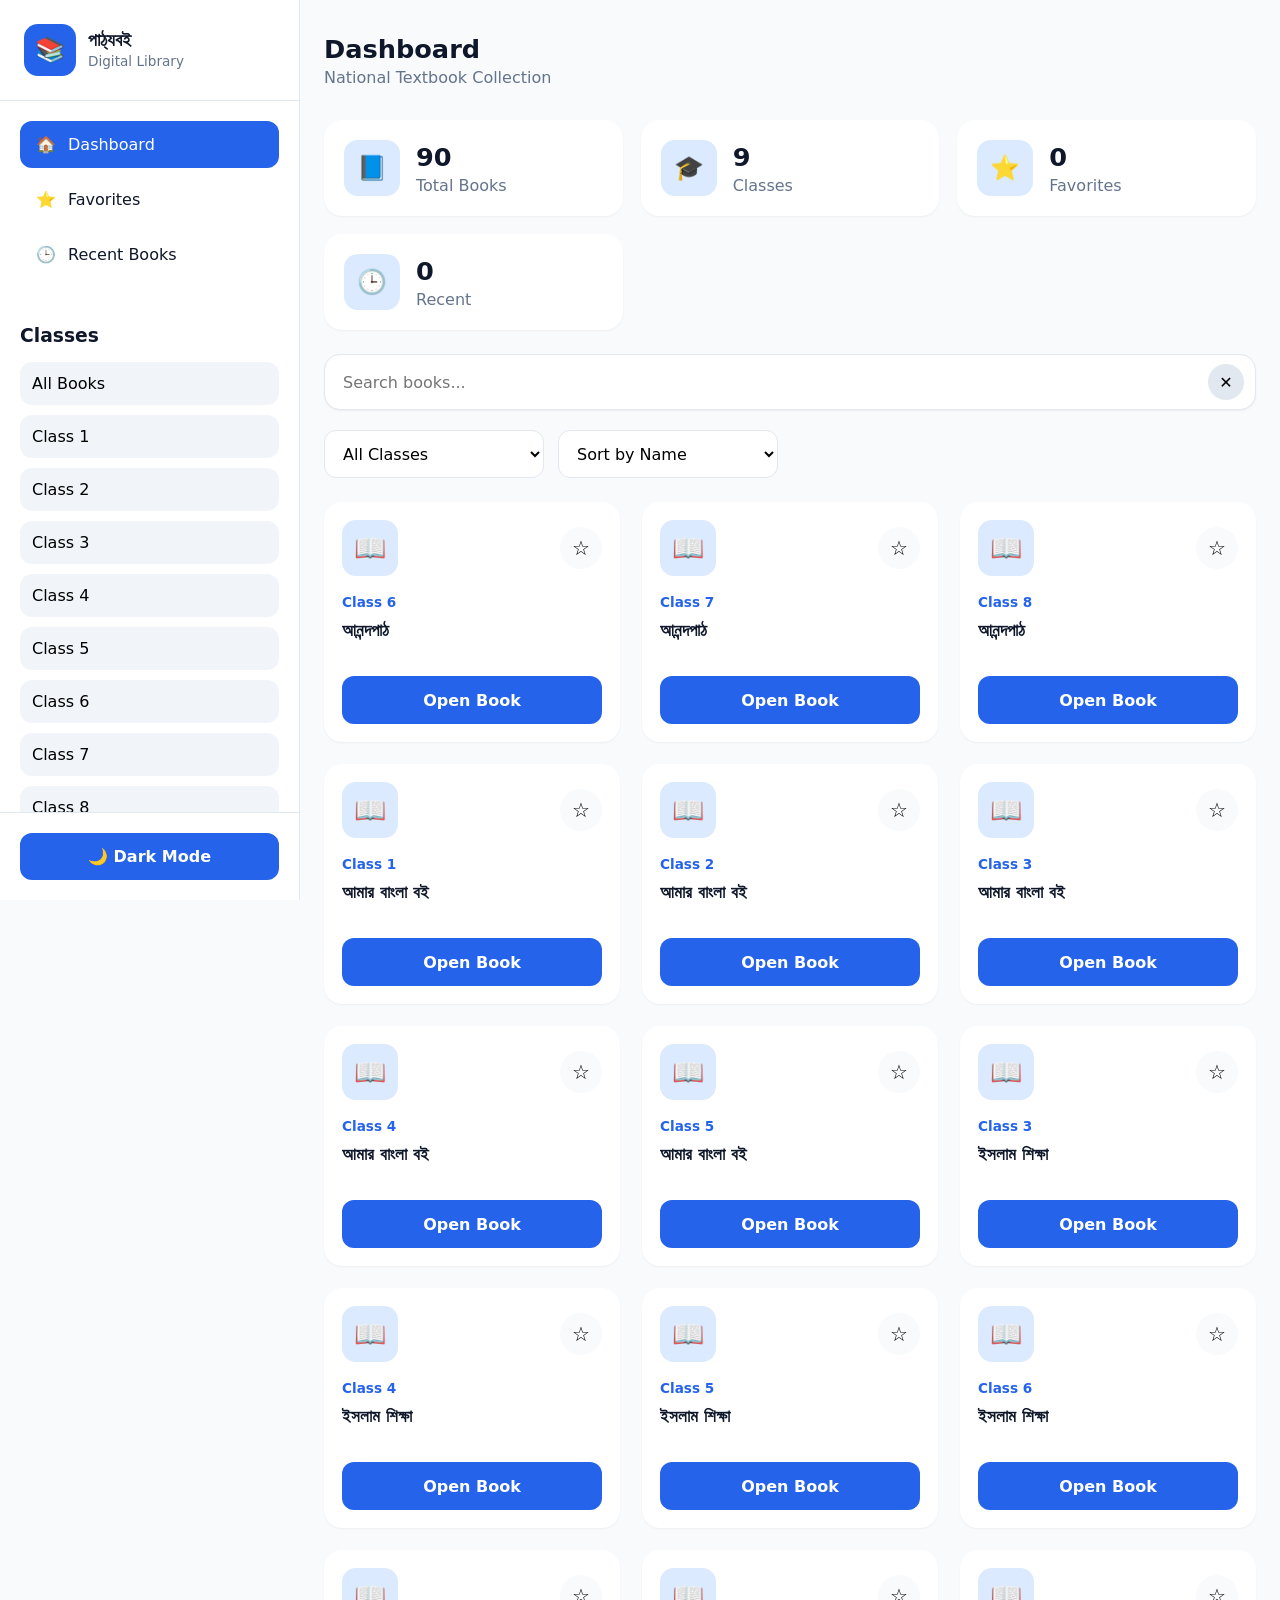
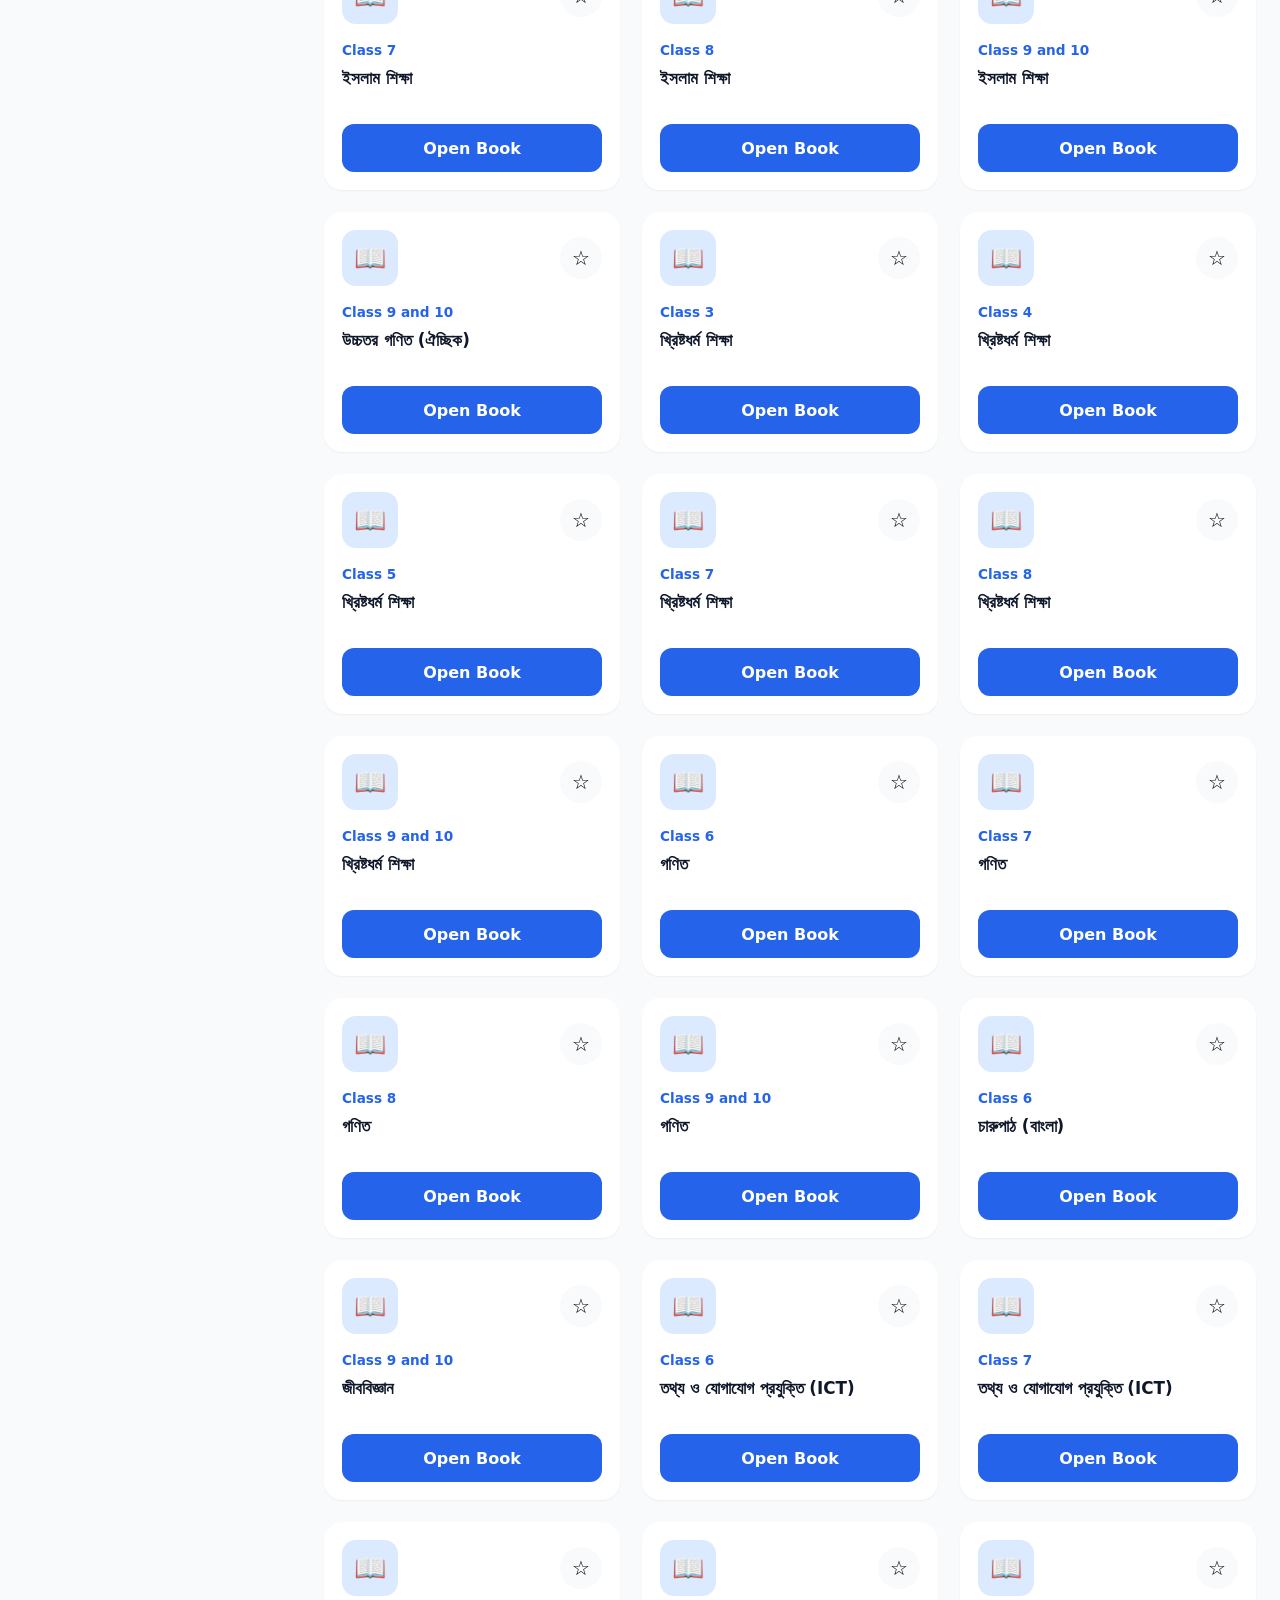
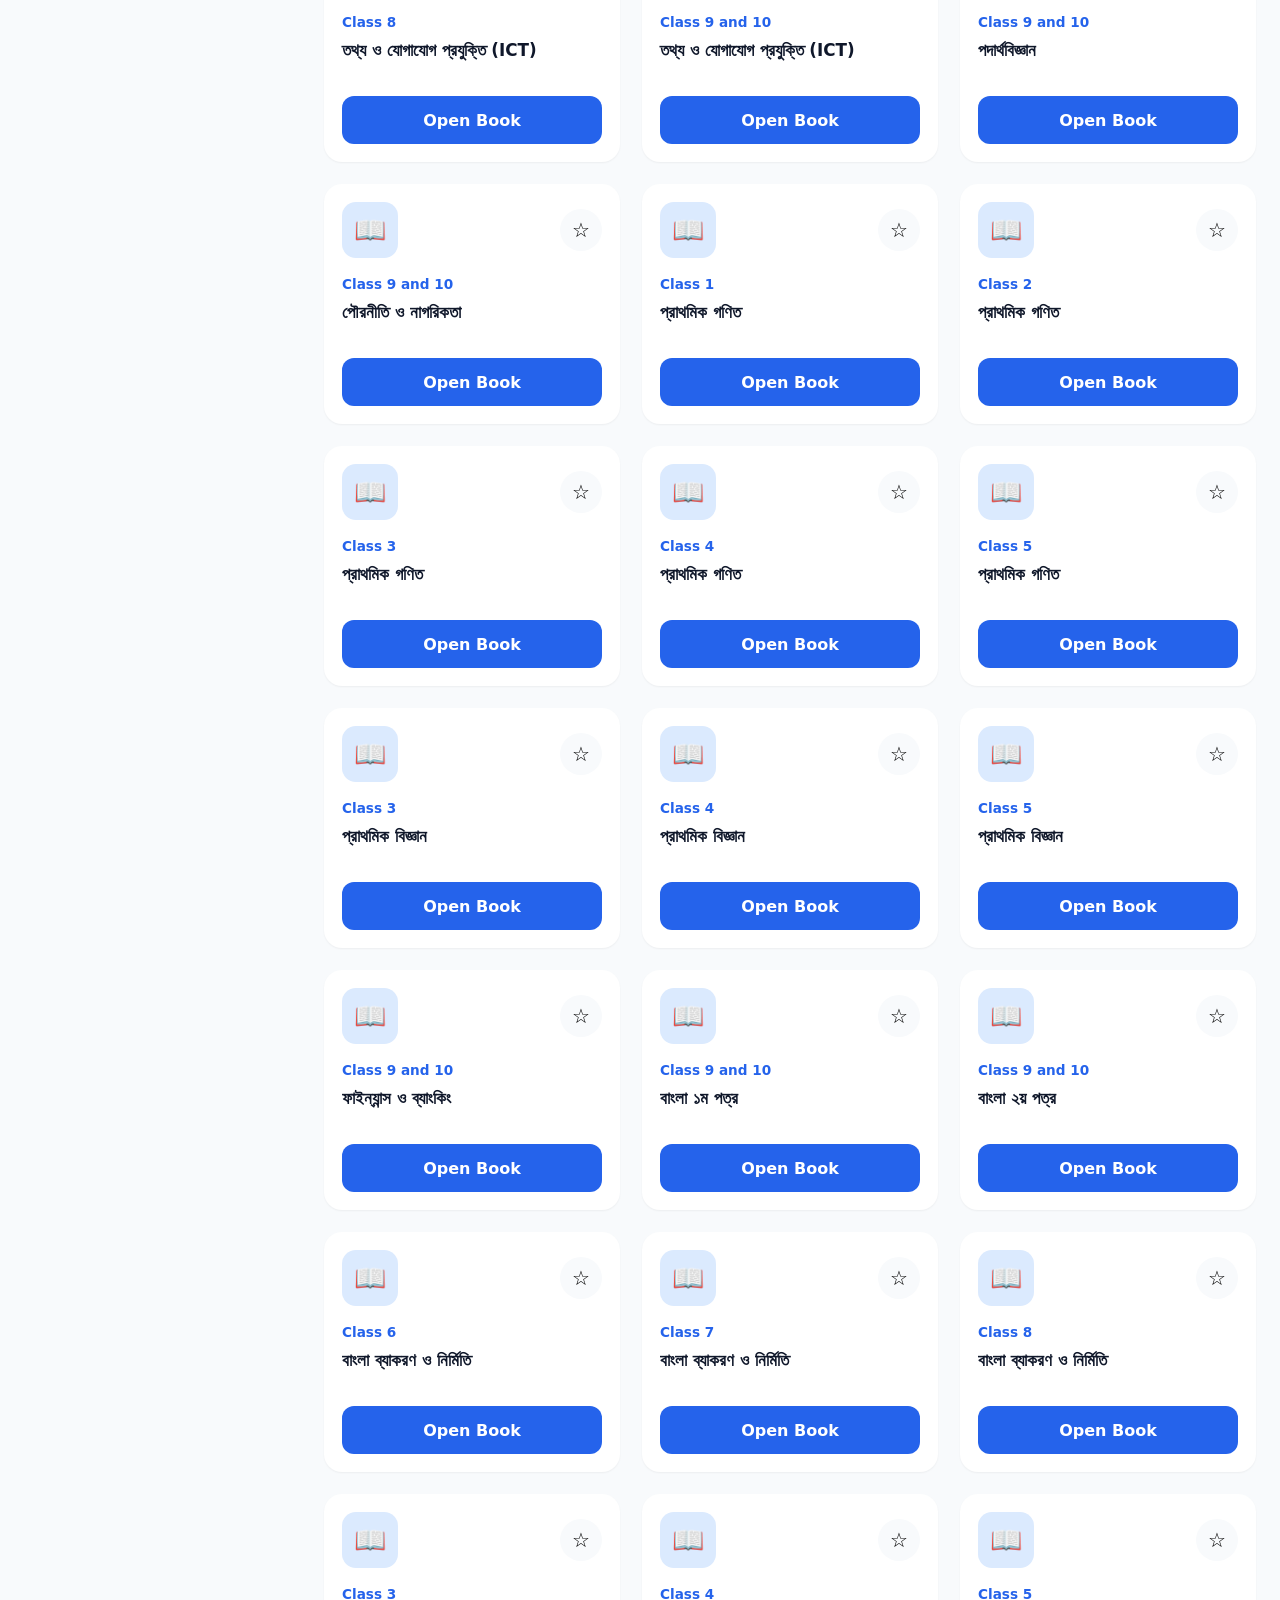
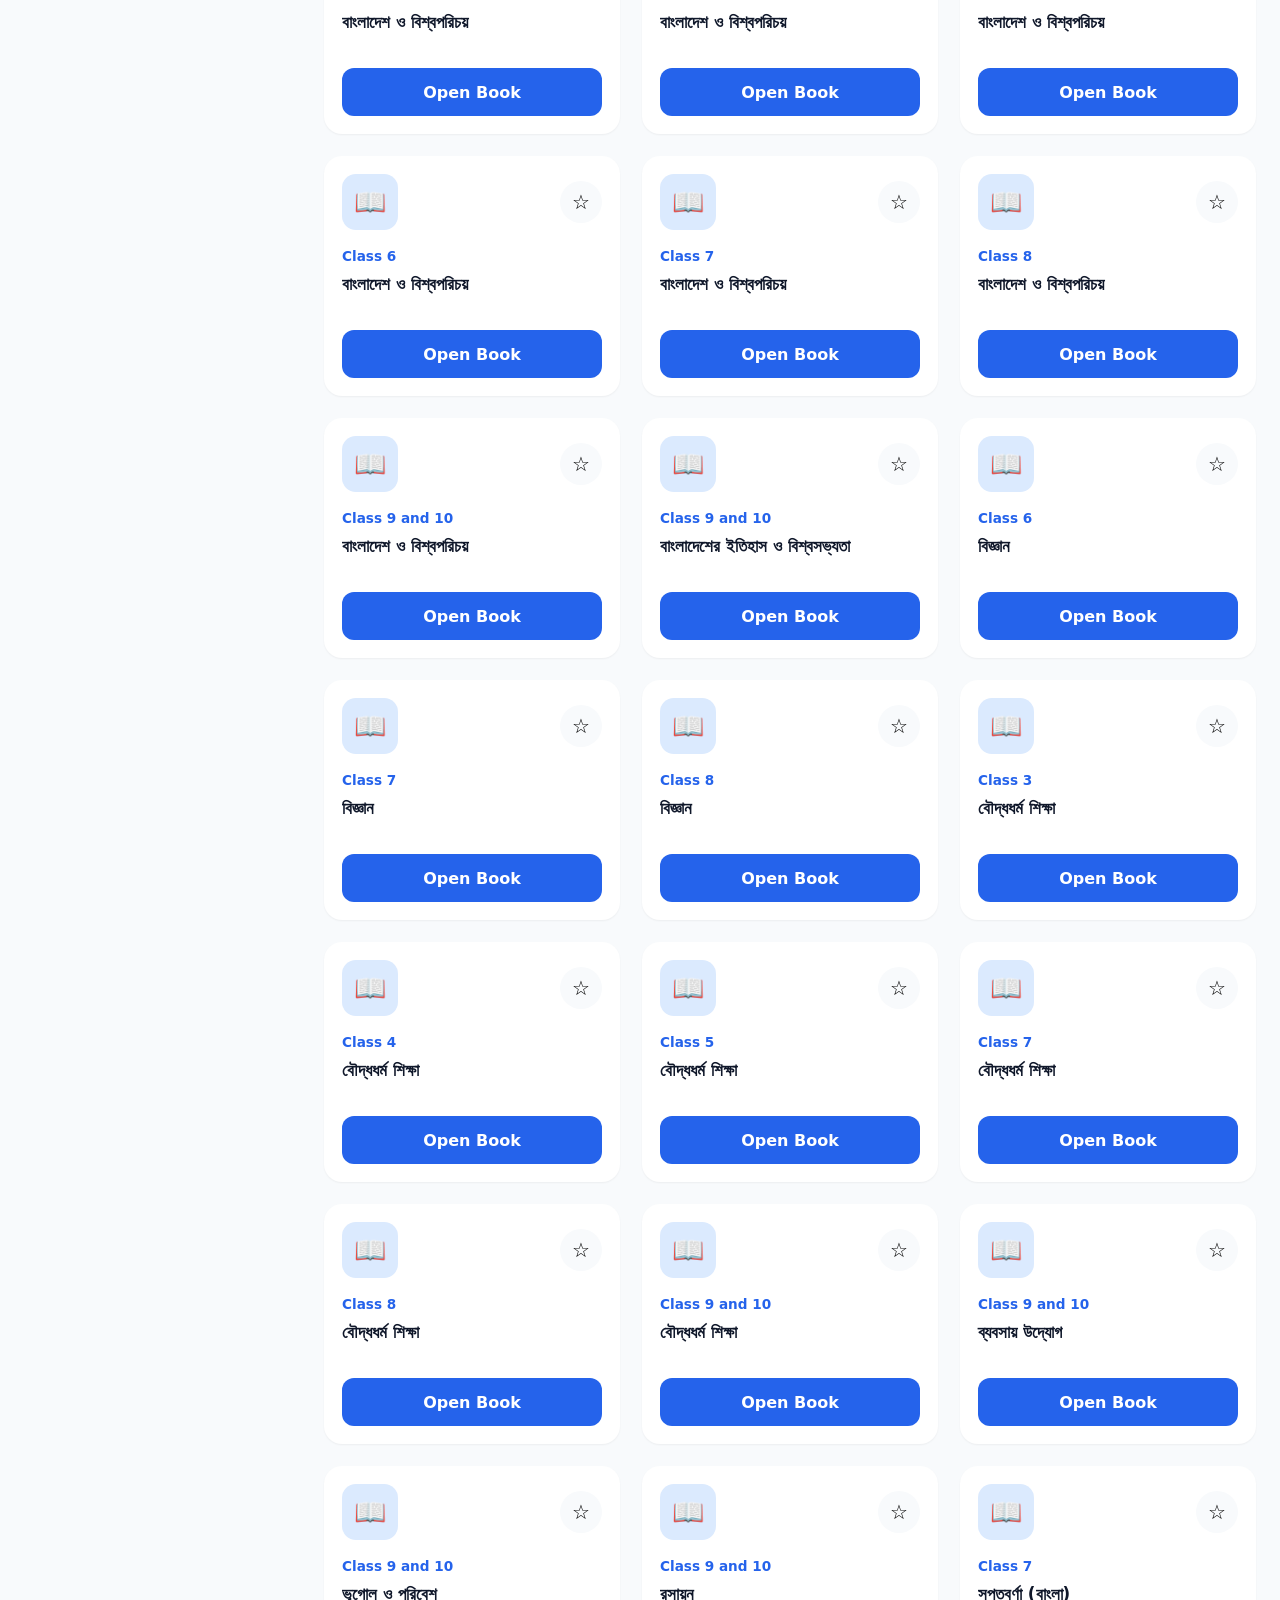
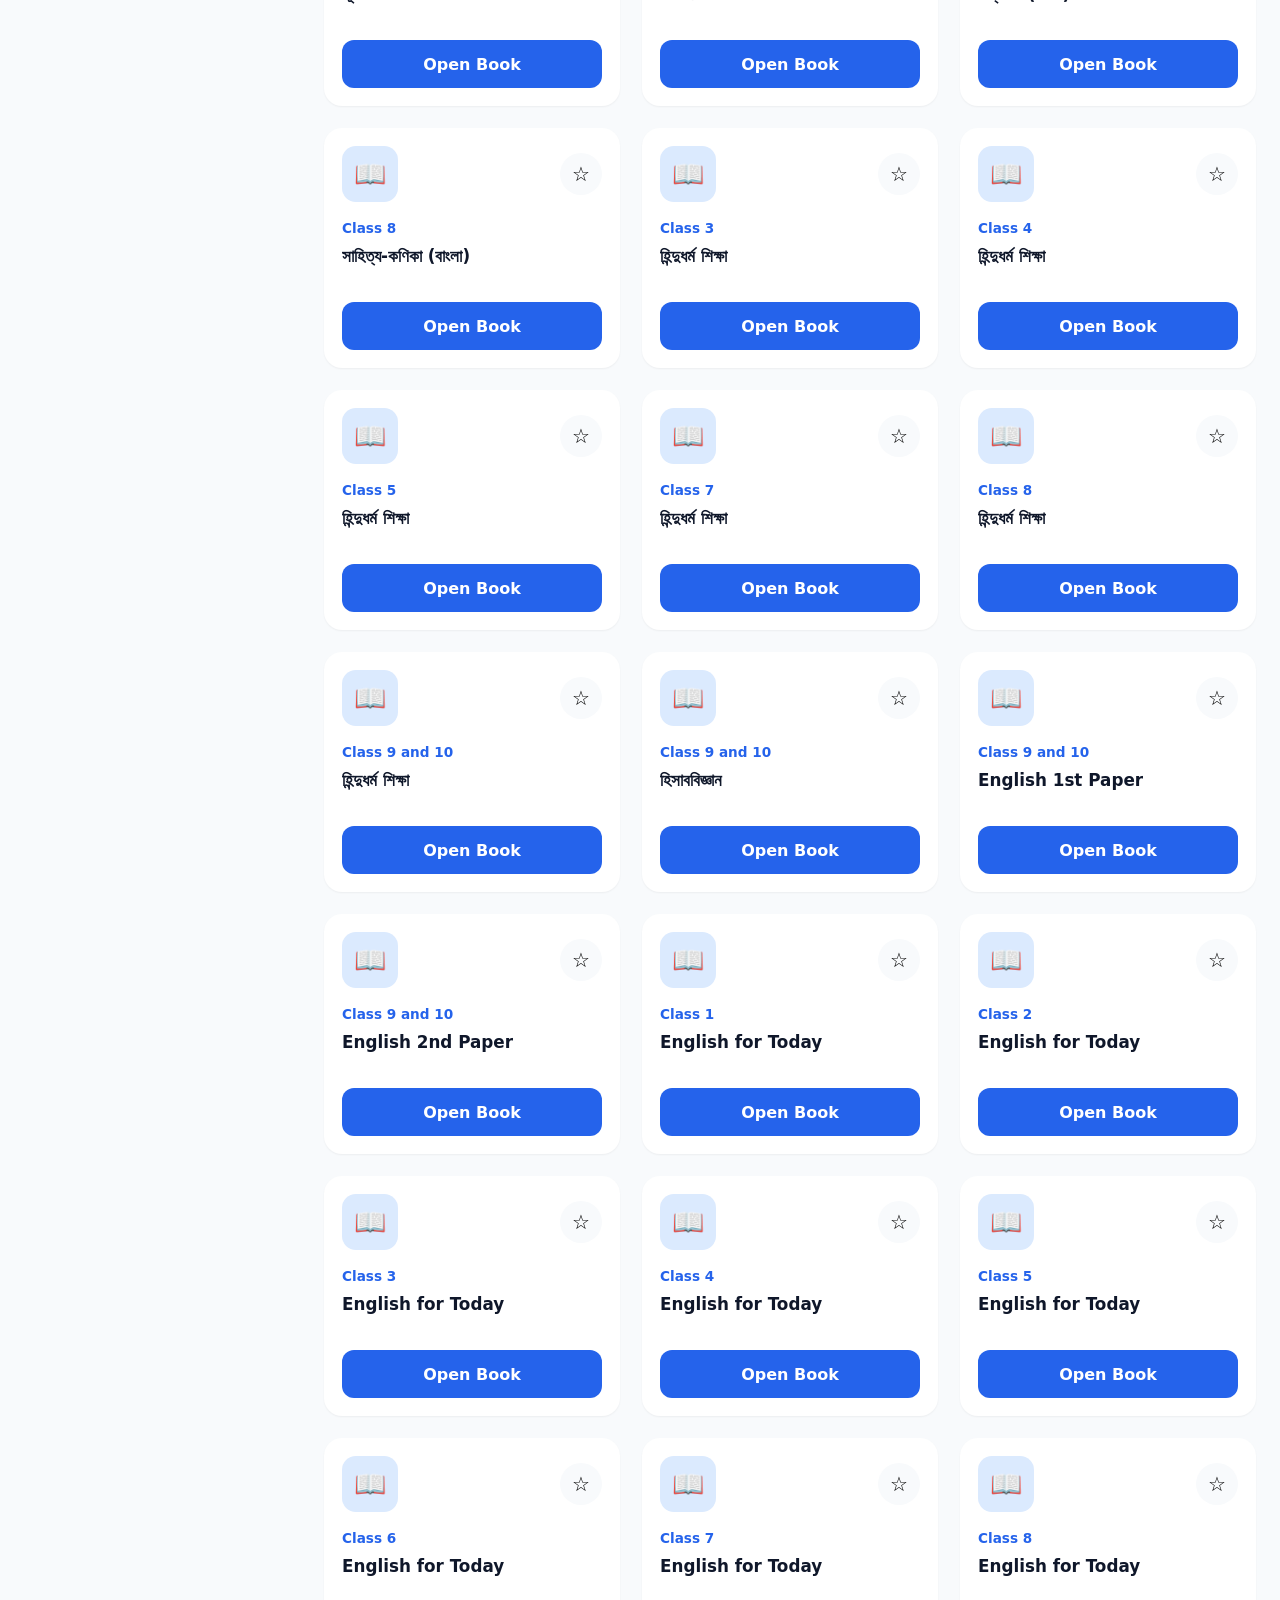
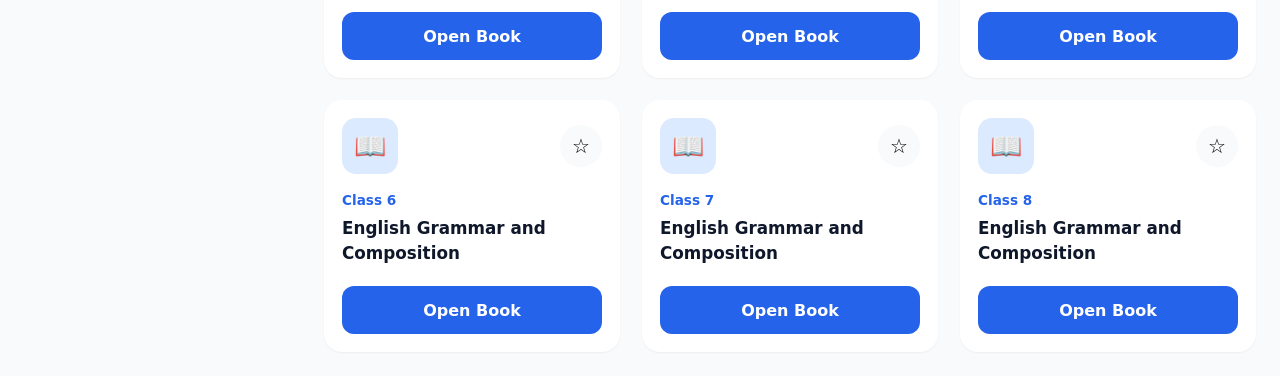
<file: index.html>
<!DOCTYPE html>
<html lang="bn">
<head>

<meta charset="UTF-8">
<meta http-equiv="X-UA-Compatible" content="IE=edge">
<meta name="viewport" content="width=device-width, initial-scale=1.0">

<title>জাতীয় পাঠ্যপুস্তক লাইব্রেরি</title>

<meta name="description" content="বাংলাদেশের জাতীয় শিক্ষাক্রমের Class 1 থেকে Class 10 পর্যন্ত সকল পাঠ্যবই এক জায়গায়।">
<meta name="keywords" content="NCTB, Bangladesh Books, Textbooks, Class 1-10, Education">
<meta name="author" content="NCTB Digital Library">
<meta name="theme-color" content="#2563eb">

<meta property="og:title" content="জাতীয় পাঠ্যপুস্তক লাইব্রেরি">
<meta property="og:description" content="Class 1 থেকে Class 10 পর্যন্ত পাঠ্যবই">
<meta property="og:type" content="website">
<meta property="og:image" content="icons/icon-512.png">

<link rel="manifest" href="manifest.webmanifest">

<link rel="icon" href="icons/icon-192.png">

<link rel="preconnect" href="https://drive.google.com">

<link rel="stylesheet" href="css/style.css">
<link rel="stylesheet" href="css/responsive.css">
<link rel="stylesheet" href="css/darkmode.css">

</head>

<body>

<div id="app">

    <!-- Sidebar -->

    <aside class="sidebar" id="sidebar">

        <div class="sidebar-header">

            <div class="logo-wrapper">
                <div class="logo-icon">
                    📚
                </div>

                <div class="logo-text">
                    <h1>পাঠ্যবই</h1>
                    <span>Digital Library</span>
                </div>
            </div>

            <button
                class="close-sidebar-btn"
                id="closeSidebarBtn"
                aria-label="Close Sidebar">
                ✕
            </button>

        </div>

        <nav class="sidebar-nav">

            <button class="nav-item active" data-view="dashboard">
                <span>🏠</span>
                <span>Dashboard</span>
            </button>

            <button class="nav-item" data-view="favorites">
                <span>⭐</span>
                <span>Favorites</span>
            </button>

            <button class="nav-item" data-view="recent">
                <span>🕒</span>
                <span>Recent Books</span>
            </button>

        </nav>

        <div class="class-section">

            <h3>Classes</h3>

            <div id="classList" class="class-list">

                <button class="class-btn" data-class="all">
                    All Books
                </button>

            </div>

        </div>

        <div class="sidebar-footer">

            <button
                id="themeToggle"
                class="theme-btn"
                aria-label="Toggle Theme">

                🌙 Dark Mode

            </button>

        </div>

    </aside>

    <!-- Overlay -->

    <div id="overlay" class="overlay"></div>

    <!-- Main -->

    <main class="main-content">

        <!-- Topbar -->

        <header class="topbar">

            <div class="topbar-left">

                <button
                    id="menuBtn"
                    class="menu-btn"
                    aria-label="Open Menu">

                    ☰

                </button>

                <div class="page-title">

                    <h2 id="pageTitle">
                        Dashboard
                    </h2>

                    <p id="pageSubtitle">
                        National Textbook Collection
                    </p>

                </div>

            </div>

            <div class="topbar-right">

                <button
                    id="installBtn"
                    class="install-btn hidden">

                    Install App

                </button>

            </div>

        </header>

        <!-- Dashboard Stats -->

        <section
            class="stats-grid"
            aria-label="Statistics">

            <article class="stat-card">

                <div class="stat-icon">
                    📘
                </div>

                <div>

                    <h3 id="totalBooks">
                        0
                    </h3>

                    <p>Total Books</p>

                </div>

            </article>

            <article class="stat-card">

                <div class="stat-icon">
                    🎓
                </div>

                <div>

                    <h3 id="totalClasses">
                        0
                    </h3>

                    <p>Classes</p>

                </div>

            </article>

            <article class="stat-card">

                <div class="stat-icon">
                    ⭐
                </div>

                <div>

                    <h3 id="favoriteCount">
                        0
                    </h3>

                    <p>Favorites</p>

                </div>

            </article>

            <article class="stat-card">

                <div class="stat-icon">
                    🕒
                </div>

                <div>

                    <h3 id="recentCount">
                        0
                    </h3>

                    <p>Recent</p>

                </div>

            </article>

        </section>

        <!-- Search -->

        <section class="search-section">

            <div class="search-wrapper">

                <input
                    type="search"
                    id="searchInput"
                    placeholder="Search books..."
                    autocomplete="off"
                    aria-label="Search Books">

                <button
                    id="clearSearch"
                    class="clear-search">

                    ✕

                </button>

            </div>

        </section>

        <!-- Filters -->

        <section class="filters-section">

            <select id="classFilter">

                <option value="all">
                    All Classes
                </option>

            </select>

            <select id="sortFilter">

                <option value="name">
                    Sort by Name
                </option>

                <option value="class">
                    Sort by Class
                </option>

            </select>

        </section>

        <!-- Content -->

        <section
            id="contentArea"
            class="content-area">

            <div
                id="loadingState"
                class="loading-state">

                <div class="spinner"></div>

                <p>
                    Loading Books...
                </p>

            </div>

            <div
                id="booksGrid"
                class="books-grid">
            </div>

            <div
                id="emptyState"
                class="empty-state hidden">

                <div class="empty-icon">
                    📚
                </div>

                <h3>
                    No Books Found
                </h3>

                <p>
                    Try another search.
                </p>

            </div>

        </section>

    </main>

</div>

<!-- PDF Viewer -->

<section
    id="viewerModal"
    class="viewer-modal">

    <div class="viewer-container">

        <div class="viewer-toolbar">

            <div class="viewer-title">

                <h3 id="viewerBookTitle">
                    Book Viewer
                </h3>

            </div>

            <div class="viewer-actions">

                <button
                    id="favoriteBtn"
                    class="viewer-btn">

                    ⭐

                </button>

                <button
                    id="fullscreenBtn"
                    class="viewer-btn">

                    ⛶

                </button>

                <button
                    id="openNewTabBtn"
                    class="viewer-btn">

                    ↗

                </button>

                <button
                    id="closeViewerBtn"
                    class="viewer-btn close-btn">

                    ✕

                </button>

            </div>

        </div>

        <div class="viewer-body">

            <iframe
                id="pdfFrame"
                title="PDF Viewer"
                loading="lazy"
                allowfullscreen>

            </iframe>

        </div>

    </div>

</section>

<!-- Templates -->

<template id="bookCardTemplate">

    <article class="book-card">

        <div class="book-header">

            <div class="book-icon">
                📖
            </div>

            <button class="favorite-toggle">

                ☆

            </button>

        </div>

        <div class="book-content">

            <div class="book-class">

            </div>

            <h3 class="book-title">

            </h3>

        </div>

        <div class="book-footer">

            <button class="open-book-btn">

                Open Book

            </button>

        </div>

    </article>

</template>

<script src="js/storage.js"></script>
<script src="js/search.js"></script>
<script src="js/viewer.js"></script>
<script src="js/app.js"></script>
<script src="js/pwa.js"></script>

</body>
</html>
</file>
<file: css/style.css>
:root {

    --primary: #2563eb;
    --primary-hover: #1d4ed8;

    --secondary: #64748b;

    --success: #10b981;
    --warning: #f59e0b;
    --danger: #ef4444;

    --bg: #f8fafc;
    --surface: #ffffff;

    --text: #0f172a;
    --text-muted: #64748b;

    --border: #e2e8f0;

    --sidebar-width: 300px;

    --shadow-sm:
        0 1px 2px rgba(0,0,0,.05);

    --shadow-md:
        0 4px 12px rgba(0,0,0,.08);

    --shadow-lg:
        0 12px 30px rgba(0,0,0,.12);

    --radius-sm: 8px;
    --radius-md: 12px;
    --radius-lg: 18px;

    --transition:
        all .25s ease;

    --topbar-height: 72px;
}

*,
*::before,
*::after {
    box-sizing: border-box;
}

html {

    scroll-behavior: smooth;

    -webkit-text-size-adjust: 100%;

    font-size: 16px;
}

body {

    margin: 0;

    font-family:
        Inter,
        "Noto Sans Bengali",
        system-ui,
        sans-serif;

    background: var(--bg);

    color: var(--text);

    min-height: 100vh;

    overflow-x: hidden;

    text-rendering: optimizeLegibility;

    -webkit-font-smoothing: antialiased;
}

button,
input,
select {

    font: inherit;
}

button {

    cursor: pointer;

    border: none;

    outline: none;

    transition: var(--transition);
}

input,
select {

    outline: none;
}

img {

    max-width: 100%;

    display: block;
}

.hidden {

    display: none !important;
}

#app {

    display: flex;

    min-height: 100vh;
}

/* ==========================
   SIDEBAR
========================== */

.sidebar {

    width: var(--sidebar-width);

    background: var(--surface);

    border-right: 1px solid var(--border);

    display: flex;

    flex-direction: column;

    position: fixed;

    top: 0;
    left: 0;
    bottom: 0;

    z-index: 1000;
}

.sidebar-header {

    padding: 24px;

    border-bottom: 1px solid var(--border);

    display: flex;

    align-items: center;

    justify-content: space-between;
}

.logo-wrapper {

    display: flex;

    align-items: center;

    gap: 12px;
}

.logo-icon {

    width: 52px;
    height: 52px;

    border-radius: 14px;

    background: var(--primary);

    color: white;

    display: flex;

    align-items: center;

    justify-content: center;

    font-size: 24px;
}

.logo-text h1 {

    margin: 0;

    font-size: 1.1rem;
}

.logo-text span {

    color: var(--text-muted);

    font-size: .85rem;
}

.close-sidebar-btn {

    display: none;

    background: transparent;

    font-size: 20px;
}

.sidebar-nav {

    padding: 20px;
}

.nav-item {

    width: 100%;

    display: flex;

    align-items: center;

    gap: 12px;

    padding: 14px 16px;

    margin-bottom: 8px;

    border-radius: var(--radius-md);

    background: transparent;

    color: var(--text);
}

.nav-item:hover {

    background: rgba(37,99,235,.08);
}

.nav-item.active {

    background: var(--primary);

    color: white;
}

.class-section {

    flex: 1;

    overflow-y: auto;

    padding: 0 20px 20px;
}

.class-section h3 {

    margin-bottom: 16px;
}

.class-list {

    display: flex;

    flex-direction: column;

    gap: 10px;
}

.class-btn {

    padding: 12px;

    border-radius: var(--radius-md);

    background: #f1f5f9;

    text-align: left;
}

.class-btn:hover {

    background: #dbeafe;
}

.class-btn.active {

    background: var(--primary);

    color: white;
}

.sidebar-footer {

    padding: 20px;

    border-top: 1px solid var(--border);
}

.theme-btn {

    width: 100%;

    background: var(--primary);

    color: white;

    padding: 14px;

    border-radius: var(--radius-md);

    font-weight: 600;
}

.theme-btn:hover {

    background: var(--primary-hover);
}

/* ==========================
   MAIN
========================== */

.main-content {

    flex: 1;

    margin-left: var(--sidebar-width);

    min-height: 100vh;

    padding: 24px;
}

.topbar {

    height: var(--topbar-height);

    display: flex;

    align-items: center;

    justify-content: space-between;

    margin-bottom: 24px;
}

.topbar-left {

    display: flex;

    align-items: center;

    gap: 16px;
}

.page-title h2 {

    margin: 0;

    font-size: 1.6rem;
}

.page-title p {

    margin: 4px 0 0;

    color: var(--text-muted);
}

.menu-btn {

    width: 44px;
    height: 44px;

    border-radius: 12px;

    background: white;

    box-shadow: var(--shadow-sm);

    display: none;
}

.install-btn {

    background: var(--success);

    color: white;

    padding: 12px 18px;

    border-radius: var(--radius-md);

    font-weight: 600;
}

.install-btn:hover {

    transform: translateY(-1px);
}

/* ==========================
   STATS
========================== */

.stats-grid {

    display: grid;

    grid-template-columns:
        repeat(auto-fit,minmax(220px,1fr));

    gap: 18px;

    margin-bottom: 24px;
}

.stat-card {

    background: var(--surface);

    border-radius: var(--radius-lg);

    padding: 20px;

    box-shadow: var(--shadow-sm);

    display: flex;

    align-items: center;

    gap: 16px;
}

.stat-icon {

    width: 56px;
    height: 56px;

    border-radius: 14px;

    background: #dbeafe;

    display: flex;

    align-items: center;

    justify-content: center;

    font-size: 24px;
}

.stat-card h3 {

    margin: 0;

    font-size: 1.6rem;
}

.stat-card p {

    margin: 4px 0 0;

    color: var(--text-muted);
}

/* ==========================
   SEARCH
========================== */

.search-section {

    margin-bottom: 20px;
}

.search-wrapper {

    position: relative;
}

.search-wrapper input {

    width: 100%;

    height: 56px;

    border-radius: 16px;

    border: 1px solid var(--border);

    padding: 0 60px 0 18px;

    background: var(--surface);

    box-shadow: var(--shadow-sm);
}

.clear-search {

    position: absolute;

    right: 12px;
    top: 50%;

    transform: translateY(-50%);

    width: 36px;
    height: 36px;

    border-radius: 50%;

    background: #e2e8f0;
}

/* ==========================
   FILTERS
========================== */

.filters-section {

    display: flex;

    gap: 14px;

    margin-bottom: 24px;

    flex-wrap: wrap;
}

.filters-section select {

    min-width: 220px;

    height: 48px;

    border-radius: 12px;

    border: 1px solid var(--border);

    background: var(--surface);

    padding: 0 14px;
}

/* ==========================
   BOOKS GRID
========================== */

.books-grid {

    display: grid;

    grid-template-columns:
        repeat(auto-fill,minmax(280px,1fr));

    gap: 22px;
}

.book-card {

    background: var(--surface);

    border-radius: var(--radius-lg);

    box-shadow: var(--shadow-sm);

    padding: 18px;

    display: flex;

    flex-direction: column;

    transition: var(--transition);

    min-height: 240px;
}

.book-card:hover {

    transform: translateY(-4px);

    box-shadow: var(--shadow-md);
}

.book-header {

    display: flex;

    justify-content: space-between;

    align-items: center;

    margin-bottom: 18px;
}

.book-icon {

    width: 56px;
    height: 56px;

    border-radius: 14px;

    background: #dbeafe;

    display: flex;

    align-items: center;

    justify-content: center;

    font-size: 26px;
}

.favorite-toggle {

    width: 42px;
    height: 42px;

    border-radius: 50%;

    background: #f8fafc;

    font-size: 20px;
}

.favorite-toggle.active {

    color: #f59e0b;
}

.book-content {

    flex: 1;
}

.book-class {

    color: var(--primary);

    font-size: .85rem;

    font-weight: 600;

    margin-bottom: 8px;
}

.book-title {

    margin: 0;

    line-height: 1.5;

    font-size: 1.05rem;
}

.book-footer {

    margin-top: 20px;
}

.open-book-btn {

    width: 100%;

    height: 48px;

    background: var(--primary);

    color: white;

    border-radius: 12px;

    font-weight: 600;
}

.open-book-btn:hover {

    background: var(--primary-hover);
}

/* ==========================
   EMPTY
========================== */

.empty-state {

    text-align: center;

    padding: 80px 20px;
}

.empty-icon {

    font-size: 60px;

    margin-bottom: 16px;
}

.empty-state h3 {

    margin-bottom: 8px;
}

.empty-state p {

    color: var(--text-muted);
}

/* ==========================
   LOADING
========================== */

.loading-state {

    text-align: center;

    padding: 60px 20px;
}

.spinner {

    width: 52px;
    height: 52px;

    border: 4px solid #dbeafe;

    border-top-color: var(--primary);

    border-radius: 50%;

    animation: spin 1s linear infinite;

    margin: 0 auto 16px;
}

@keyframes spin {

    to {

        transform: rotate(360deg);
    }
}

/* ==========================
   VIEWER
========================== */

.viewer-modal {

    position: fixed;

    inset: 0;

    background: rgba(15,23,42,.85);

    display: none;

    z-index: 3000;
}

.viewer-modal.active {

    display: flex;
}

.viewer-container {

    width: 100%;
    height: 100%;

    display: flex;

    flex-direction: column;

    background: #fff;
}

.viewer-toolbar {

    height: 70px;

    display: flex;

    align-items: center;

    justify-content: space-between;

    padding: 0 20px;

    border-bottom: 1px solid var(--border);
}

.viewer-actions {

    display: flex;

    gap: 10px;
}

.viewer-btn {

    width: 42px;
    height: 42px;

    border-radius: 10px;

    background: #f1f5f9;
}

.close-btn {

    background: #fee2e2;
}

.viewer-body {

    flex: 1;
}

#pdfFrame {

    width: 100%;
    height: 100%;

    border: none;
}

/* ==========================
   OVERLAY
========================== */

.overlay {

    position: fixed;

    inset: 0;

    background: rgba(0,0,0,.4);

    opacity: 0;

    visibility: hidden;

    transition: var(--transition);

    z-index: 900;
}

.overlay.active {

    opacity: 1;

    visibility: visible;
}
</file>
<file: css/responsive.css>
/* ==========================================
   LARGE DESKTOPS
========================================== */

@media (min-width: 1600px) {

    .books-grid {

        grid-template-columns:
            repeat(auto-fill,minmax(320px,1fr));
    }

    .main-content {

        padding: 32px;
    }

    .stats-grid {

        grid-template-columns:
            repeat(4,1fr);
    }
}

/* ==========================================
   DESKTOP
========================================== */

@media (max-width: 1400px) {

    .books-grid {

        grid-template-columns:
            repeat(auto-fill,minmax(260px,1fr));
    }
}

/* ==========================================
   TABLET LANDSCAPE
========================================== */

@media (max-width: 1200px) {

    :root {

        --sidebar-width: 280px;
    }

    .stats-grid {

        grid-template-columns:
            repeat(2,minmax(0,1fr));
    }

    .books-grid {

        grid-template-columns:
            repeat(auto-fill,minmax(240px,1fr));
    }

    .page-title h2 {

        font-size: 1.45rem;
    }
}

/* ==========================================
   TABLET
========================================== */

@media (max-width: 992px) {

    .sidebar {

        transform: translateX(-100%);

        transition: transform .3s ease;
    }

    .sidebar.active {

        transform: translateX(0);
    }

    .close-sidebar-btn {

        display: flex;

        align-items: center;

        justify-content: center;

        width: 40px;
        height: 40px;

        border-radius: 10px;

        background: #f1f5f9;
    }

    .menu-btn {

        display: flex;

        align-items: center;

        justify-content: center;
    }

    .main-content {

        margin-left: 0;
    }

    .topbar {

        position: sticky;

        top: 0;

        z-index: 500;

        background: var(--bg);

        padding-bottom: 10px;
    }

    .stats-grid {

        grid-template-columns:
            repeat(2,minmax(0,1fr));
    }

    .book-card {

        min-height: 220px;
    }

    .viewer-toolbar {

        padding: 0 12px;
    }

    .viewer-title h3 {

        font-size: 1rem;
    }
}

/* ==========================================
   SMALL TABLET
========================================== */

@media (max-width: 768px) {

    .main-content {

        padding: 18px;
    }

    .topbar {

        flex-wrap: wrap;

        height: auto;

        gap: 12px;

        align-items: flex-start;
    }

    .topbar-left {

        width: 100%;
    }

    .topbar-right {

        width: 100%;
    }

    .install-btn {

        width: 100%;
    }

    .stats-grid {

        grid-template-columns: 1fr;
    }

    .stat-card {

        min-height: 100px;
    }

    .filters-section {

        flex-direction: column;
    }

    .filters-section select {

        width: 100%;

        min-width: auto;
    }

    .books-grid {

        grid-template-columns:
            repeat(auto-fill,minmax(220px,1fr));

        gap: 16px;
    }

    .book-card {

        padding: 16px;
    }

    .search-wrapper input {

        height: 54px;
    }

    .viewer-toolbar {

        flex-direction: column;

        height: auto;

        gap: 10px;

        padding: 12px;
    }

    .viewer-actions {

        width: 100%;

        justify-content: center;

        flex-wrap: wrap;
    }

    .viewer-btn {

        width: 44px;
        height: 44px;
    }
}

/* ==========================================
   MOBILE
========================================== */

@media (max-width: 576px) {

    .main-content {

        padding: 14px;
    }

    .page-title h2 {

        font-size: 1.2rem;
    }

    .page-title p {

        font-size: .85rem;
    }

    .sidebar {

        width: 85%;
        max-width: 320px;
    }

    .sidebar-header {

        padding: 18px;
    }

    .logo-icon {

        width: 46px;
        height: 46px;

        font-size: 20px;
    }

    .logo-text h1 {

        font-size: 1rem;
    }

    .logo-text span {

        font-size: .75rem;
    }

    .sidebar-nav {

        padding: 16px;
    }

    .class-section {

        padding: 0 16px 16px;
    }

    .sidebar-footer {

        padding: 16px;
    }

    .theme-btn {

        height: 48px;
    }

    .stat-card {

        padding: 16px;
    }

    .stat-icon {

        width: 48px;
        height: 48px;

        font-size: 20px;
    }

    .stat-card h3 {

        font-size: 1.35rem;
    }

    .books-grid {

        grid-template-columns: 1fr;
    }

    .book-card {

        min-height: auto;
    }

    .book-header {

        margin-bottom: 14px;
    }

    .book-icon {

        width: 50px;
        height: 50px;

        font-size: 22px;
    }

    .book-title {

        font-size: 1rem;
    }

    .open-book-btn {

        height: 46px;
    }

    .search-wrapper input {

        font-size: 16px;
    }

    .clear-search {

        width: 34px;
        height: 34px;
    }

    .empty-state {

        padding: 60px 16px;
    }

    .empty-icon {

        font-size: 48px;
    }

    .viewer-container {

        border-radius: 0;
    }

    .viewer-body {

        height: calc(100vh - 120px);
    }

    #pdfFrame {

        height: 100%;
    }
}

/* ==========================================
   EXTRA SMALL DEVICES
========================================== */

@media (max-width: 420px) {

    .main-content {

        padding: 12px;
    }

    .topbar-left {

        gap: 10px;
    }

    .menu-btn {

        width: 40px;
        height: 40px;
    }

    .page-title h2 {

        font-size: 1.05rem;
    }

    .page-title p {

        display: none;
    }

    .search-wrapper input {

        padding-left: 14px;
        padding-right: 48px;
    }

    .stat-card {

        gap: 12px;
    }

    .viewer-actions {

        gap: 6px;
    }

    .viewer-btn {

        width: 40px;
        height: 40px;
    }

    .book-card {

        padding: 14px;
    }
}

/* ==========================================
   LANDSCAPE PHONES
========================================== */

@media (max-height: 500px) and (orientation: landscape) {

    .sidebar {

        overflow-y: auto;
    }

    .viewer-toolbar {

        min-height: 60px;
    }

    .viewer-body {

        height: calc(100vh - 60px);
    }

    .stats-grid {

        grid-template-columns:
            repeat(4,minmax(0,1fr));
    }
}

/* ==========================================
   PRINT
========================================== */

@media print {

    .sidebar,
    .topbar,
    .filters-section,
    .search-section,
    .viewer-modal,
    .install-btn,
    .theme-btn {

        display: none !important;
    }

    .main-content {

        margin: 0 !important;

        padding: 0 !important;
    }

    .books-grid {

        display: block;
    }

    .book-card {

        page-break-inside: avoid;

        margin-bottom: 12px;

        border: 1px solid #ccc;

        box-shadow: none;
    }
}
</file>
<file: css/darkmode.css>
/* ==========================================
   DARK MODE VARIABLES
========================================== */

html.dark {

    --bg: #0f172a;

    --surface: #111827;

    --text: #f8fafc;

    --text-muted: #94a3b8;

    --border: #1e293b;

    --shadow-sm:
        0 1px 2px rgba(0,0,0,.35);

    --shadow-md:
        0 8px 20px rgba(0,0,0,.45);

    --shadow-lg:
        0 20px 40px rgba(0,0,0,.55);
}

/* ==========================================
   GLOBAL
========================================== */

html.dark body {

    background: var(--bg);

    color: var(--text);
}

html.dark ::selection {

    background: rgba(37,99,235,.4);
}

html.dark a {

    color: #60a5fa;
}

html.dark hr {

    border-color: var(--border);
}

/* ==========================================
   SIDEBAR
========================================== */

html.dark .sidebar {

    background: #111827;

    border-right-color: var(--border);
}

html.dark .sidebar-header {

    border-bottom-color: var(--border);
}

html.dark .logo-icon {

    box-shadow:
        0 0 0 1px rgba(255,255,255,.05);
}

html.dark .close-sidebar-btn {

    background: #1e293b;

    color: var(--text);
}

html.dark .nav-item {

    color: var(--text);
}

html.dark .nav-item:hover {

    background: rgba(59,130,246,.15);
}

html.dark .nav-item.active {

    background: var(--primary);

    color: white;
}

html.dark .class-btn {

    background: #1e293b;

    color: var(--text);

    border: 1px solid transparent;
}

html.dark .class-btn:hover {

    background: #263449;

    border-color: rgba(96,165,250,.25);
}

html.dark .class-btn.active {

    background: var(--primary);

    color: #fff;

    border-color: var(--primary);
}

html.dark .sidebar-footer {

    border-top-color: var(--border);
}

/* ==========================================
   MAIN
========================================== */

html.dark .main-content {

    background: var(--bg);
}

html.dark .topbar {

    background: var(--bg);
}

html.dark .menu-btn {

    background: #1e293b;

    color: var(--text);

    box-shadow: none;

    border: 1px solid var(--border);
}

html.dark .install-btn {

    background: #059669;
}

html.dark .install-btn:hover {

    background: #047857;
}

/* ==========================================
   STATS
========================================== */

html.dark .stat-card {

    background: var(--surface);

    border: 1px solid var(--border);

    box-shadow: none;
}

html.dark .stat-icon {

    background: rgba(37,99,235,.15);
}

/* ==========================================
   SEARCH
========================================== */

html.dark .search-wrapper input {

    background: var(--surface);

    color: var(--text);

    border-color: var(--border);

    box-shadow: none;
}

html.dark .search-wrapper input::placeholder {

    color: #64748b;
}

html.dark .clear-search {

    background: #1e293b;

    color: var(--text);
}

/* ==========================================
   FILTERS
========================================== */

html.dark .filters-section select {

    background: var(--surface);

    color: var(--text);

    border-color: var(--border);
}

html.dark .filters-section option {

    background: #111827;

    color: var(--text);
}

/* ==========================================
   BOOK CARDS
========================================== */

html.dark .book-card {

    background: var(--surface);

    border: 1px solid var(--border);

    box-shadow: none;
}

html.dark .book-card:hover {

    border-color: rgba(96,165,250,.35);

    box-shadow:
        0 10px 25px rgba(0,0,0,.35);
}

html.dark .book-icon {

    background: rgba(37,99,235,.15);
}

html.dark .book-class {

    color: #60a5fa;
}

html.dark .favorite-toggle {

    background: #1e293b;

    color: var(--text);
}

html.dark .favorite-toggle:hover {

    background: #263449;
}

html.dark .favorite-toggle.active {

    color: #fbbf24;
}

html.dark .open-book-btn {

    background: var(--primary);
}

html.dark .open-book-btn:hover {

    background: var(--primary-hover);
}

/* ==========================================
   EMPTY STATE
========================================== */

html.dark .empty-state {

    color: var(--text);
}

html.dark .empty-state p {

    color: var(--text-muted);
}

/* ==========================================
   LOADING
========================================== */

html.dark .loading-state {

    color: var(--text);
}

html.dark .spinner {

    border-color: #1e293b;

    border-top-color: #60a5fa;
}

/* ==========================================
   VIEWER
========================================== */

html.dark .viewer-modal {

    background: rgba(0,0,0,.9);
}

html.dark .viewer-container {

    background: #0f172a;
}

html.dark .viewer-toolbar {

    background: #111827;

    border-bottom-color: var(--border);
}

html.dark .viewer-title h3 {

    color: var(--text);
}

html.dark .viewer-btn {

    background: #1e293b;

    color: var(--text);

    border: 1px solid var(--border);
}

html.dark .viewer-btn:hover {

    background: #263449;
}

html.dark .close-btn {

    background: rgba(239,68,68,.15);

    color: #f87171;

    border-color: rgba(239,68,68,.25);
}

html.dark .close-btn:hover {

    background: rgba(239,68,68,.25);
}

html.dark #pdfFrame {

    background: white;
}

/* ==========================================
   OVERLAY
========================================== */

html.dark .overlay {

    background: rgba(0,0,0,.65);
}

/* ==========================================
   SCROLLBAR
========================================== */

html.dark ::-webkit-scrollbar {

    width: 10px;

    height: 10px;
}

html.dark ::-webkit-scrollbar-track {

    background: #0f172a;
}

html.dark ::-webkit-scrollbar-thumb {

    background: #334155;

    border-radius: 999px;
}

html.dark ::-webkit-scrollbar-thumb:hover {

    background: #475569;
}

/* ==========================================
   FOCUS STATES
========================================== */

html.dark button:focus-visible,
html.dark input:focus-visible,
html.dark select:focus-visible {

    outline: 2px solid #60a5fa;

    outline-offset: 2px;
}

/* ==========================================
   ACCESSIBILITY
========================================== */

@media (prefers-reduced-motion: reduce) {

    html.dark * {

        animation-duration: 0.01ms !important;

        animation-iteration-count: 1 !important;

        transition-duration: 0.01ms !important;

        scroll-behavior: auto !important;
    }
}
</file>
